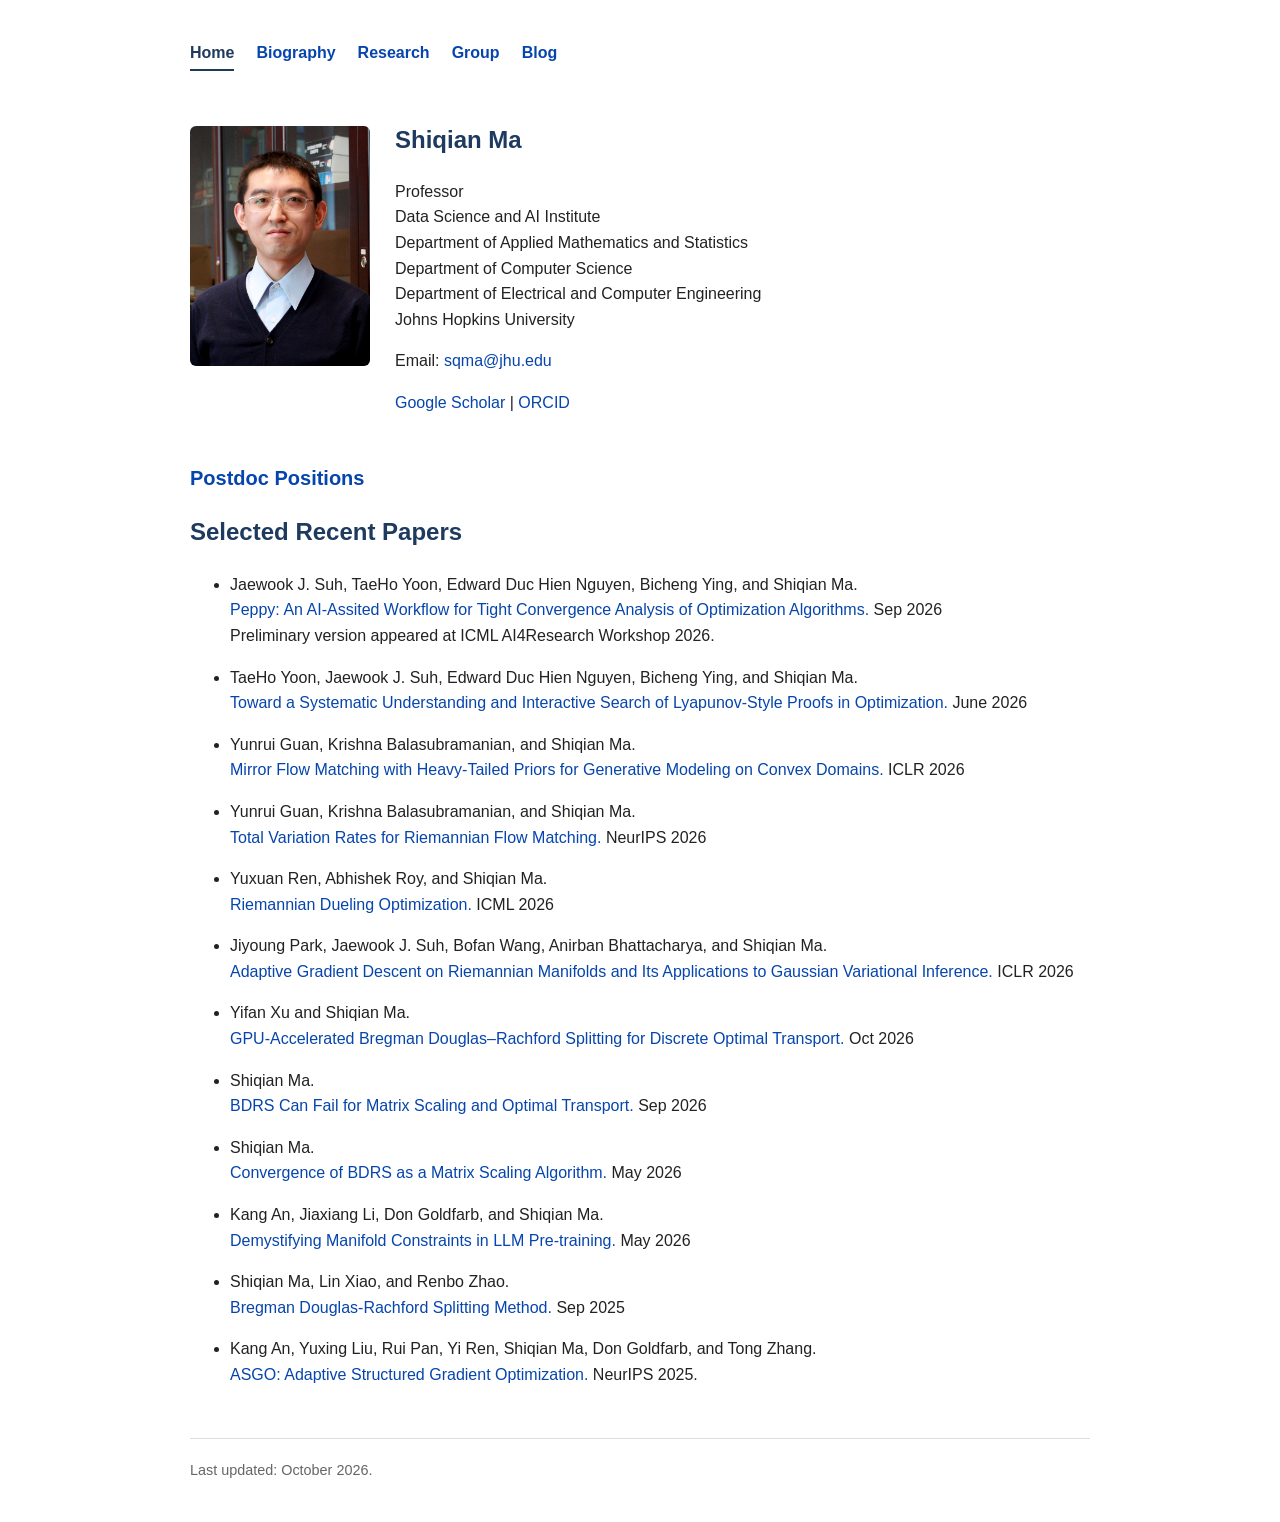
<file: index.html>
<!DOCTYPE html>
<html lang="en">
<head>
  <meta charset="UTF-8">
  <meta name="viewport" content="width=device-width, initial-scale=1.0">
  <title>Shiqian Ma</title>
  <meta name="description" content="Shiqian Ma, Professor at Johns Hopkins University. Mathematical foundations of AI, optimization, geometry, and machine learning.">
  <link rel="canonical" href="https://shiqianma.github.io/">
  <link rel="stylesheet" href="./site.css">
  <script src="./site.js" defer></script>
</head>
<body data-page="home">
  <a class="skip-link" href="#main-content">Skip to content</a>
  <nav aria-label="Main navigation">
    <a href="./" aria-current="page">Home</a>
    <a href="./biography/">Biography</a>
    <a href="./research/">Research</a>
    <a href="./group/">Group</a>
    <a href="https://shiqianma.github.io/blog/">Blog</a>
  </nav>

  <main id="main-content">
<section class="header" id="home">

<img alt="Shiqian Ma" class="photo" height="864" src="ShiqianMa.jpg" width="648"/>
<div>
<h1>Shiqian Ma</h1>
<p>
  Professor<br/>
  Data Science and AI Institute<br/>
  Department of Applied Mathematics and Statistics<br/>
  Department of Computer Science<br/>
  Department of Electrical and Computer Engineering<br/>
  Johns Hopkins University
</p>
<p>
        Email: <a href="mailto:sqma@jhu.edu">sqma@jhu.edu</a>
</p>
<p>
<a href="https://scholar.google.com/citations?hl=en&amp;user=kkzUrUgAAAAJ&amp;view_op=list_works&amp;sortby=pubdate">Google Scholar</a> |
        <a href="https://orcid.org/0000-0003-1967-1069">ORCID</a>
</p>
</div>
</section>

<span style="font-size: 20px; font-weight: bold;">
<a href="https://apply.interfolio.com/196237">Postdoc Positions</a>
</span>
    
<section class="page-content" id="selected-recent-papers">
  <h2>Selected Recent Papers</h2>

  <ul>

    <li>
      <p>
        Jaewook J. Suh, TaeHo Yoon, Edward Duc Hien Nguyen, Bicheng Ying, and Shiqian Ma.<br>
        <a href="https://arxiv.org/abs/2609.35762">
          Peppy: An AI-Assited Workflow for Tight Convergence Analysis of Optimization Algorithms.
        </a> Sep 2026 <br>
        Preliminary version appeared at ICML AI4Research Workshop 2026.
      </p>
    </li>

    <li>
      <p>
        TaeHo Yoon, Jaewook J. Suh, Edward Duc Hien Nguyen, Bicheng Ying, and Shiqian Ma.<br>
        <a href="https://arxiv.org/abs/2606.26077">
          Toward a Systematic Understanding and Interactive Search of Lyapunov-Style Proofs in Optimization.
        </a> June 2026
      </p>
    </li>

    <li>
      <p>
        Yunrui Guan, Krishna Balasubramanian, and Shiqian Ma.<br>
        <a href="https://proceedings.iclr.cc/paper_files/paper/2026/file/d33a2d61ff49d6156e0abfd906b23cf1-Paper-Conference.pdf">
          Mirror Flow Matching with Heavy-Tailed Priors for Generative Modeling on Convex Domains.
        </a> ICLR 2026
      </p>
    </li>

    <li>
      <p>
        Yunrui Guan, Krishna Balasubramanian, and Shiqian Ma.<br>
        <a href="https://arxiv.org/pdf/2602.05174">
          Total Variation Rates for Riemannian Flow Matching.
        </a> NeurIPS 2026
      </p>
    </li>

    <li>
      <p>
        Yuxuan Ren, Abhishek Roy, and Shiqian Ma.<br>
        <a href="https://arxiv.org/pdf/2603.00023">
          Riemannian Dueling Optimization.
        </a> ICML 2026
      </p>
    </li>

    <li>
      <p>
        Jiyoung Park, Jaewook J. Suh, Bofan Wang, Anirban Bhattacharya, and Shiqian Ma.<br>
        <a href="https://openreview.net/forum?id=2TTQjRkgFn">
          Adaptive Gradient Descent on Riemannian Manifolds and Its Applications to Gaussian Variational Inference.
        </a> ICLR 2026
      </p>
    </li>
    
    <li>
      <p>
        Yifan Xu and Shiqian Ma.<br>
        <a href="https://arxiv.org/pdf/2610.04715">
          GPU-Accelerated Bregman Douglas–Rachford Splitting
          for Discrete Optimal Transport.
        </a>Oct 2026
      </p>
    </li>

    <li>
      <p>
        Shiqian Ma.<br>
        <a href="https://optimization-online.org/?p=37051">
          BDRS Can Fail for Matrix Scaling and Optimal Transport.
        </a>Sep 2026
      </p>
    </li>

    <li>
      <p>
        Shiqian Ma.<br>
        <a href="https://optimization-online.org/?p=34846">
          Convergence of BDRS as a Matrix Scaling Algorithm.
        </a>May 2026
      </p>
    </li>

    <li>
      <p>
        Kang An, Jiaxiang Li, Don Goldfarb, and Shiqian Ma.<br>
        <a href="https://arxiv.org/pdf/2605.04418">
          Demystifying Manifold Constraints in LLM Pre-training.
        </a>May 2026
      </p>
    </li>

    <li>
      <p>
        Shiqian Ma, Lin Xiao, and Renbo Zhao.<br>
        <a href="https://arxiv.org/pdf/2509.08739">
          Bregman Douglas-Rachford Splitting Method.
        </a>Sep 2025
      </p>
    </li>

    <li>
      <p>
        Kang An, Yuxing Liu, Rui Pan, Yi Ren, Shiqian Ma, Don Goldfarb, and Tong Zhang.<br>
        <a href="https://proceedings.neurips.cc/paper_files/paper/2025/hash/b862a40b617719cde47fa268b8d5c91d-Abstract-Conference.html">
          ASGO: Adaptive Structured Gradient Optimization.
        </a> NeurIPS 2025.
      </p>
    </li>
    
  </ul>
</section>
    
  </main>

  <footer>
    Last updated: October 2026.
  </footer>
</body>
</html>
</file>
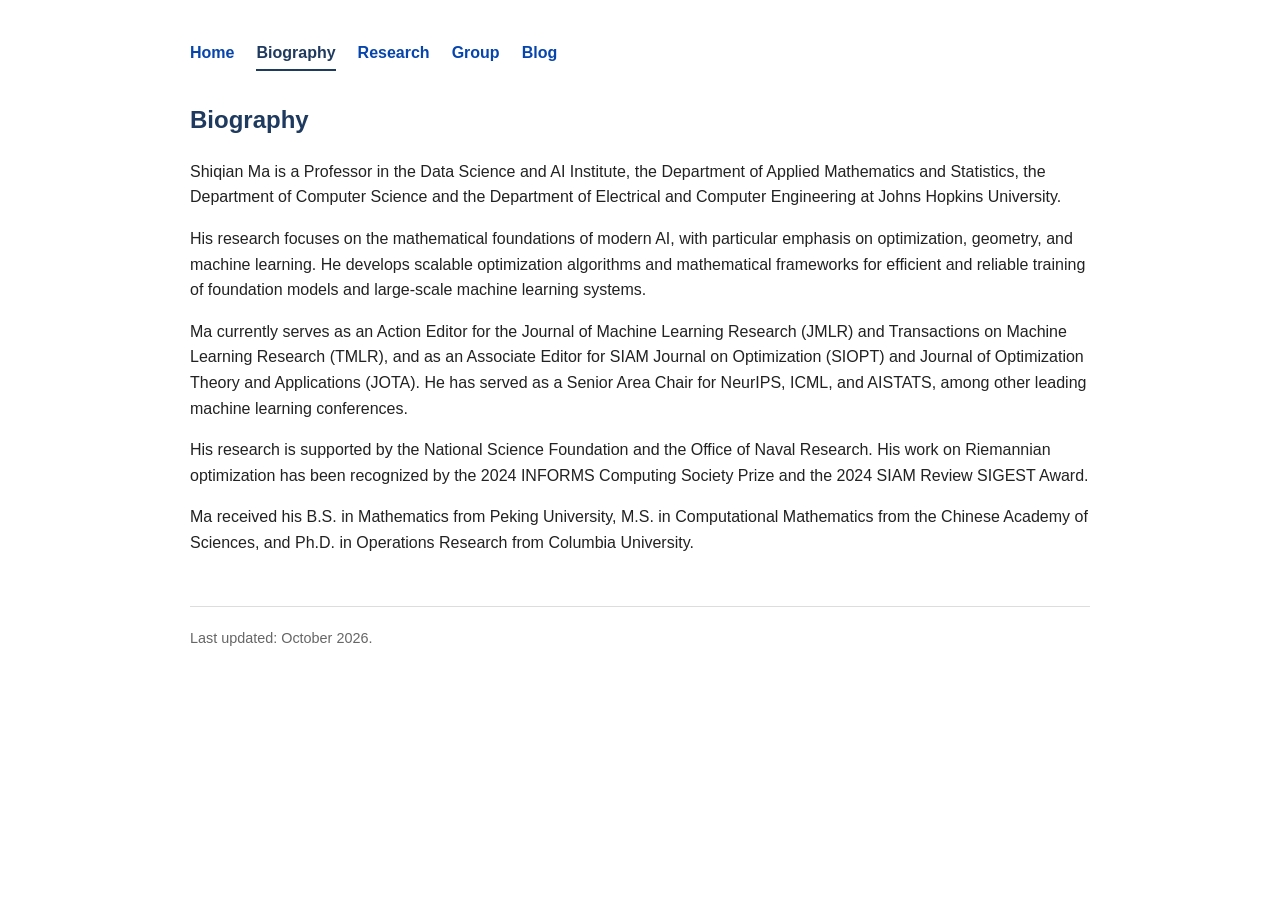
<file: biography/index.html>
<!DOCTYPE html>
<html lang="en">
<head>
  <meta charset="UTF-8">
  <meta name="viewport" content="width=device-width, initial-scale=1.0">
  <title>Biography | Shiqian Ma</title>
  <meta name="description" content="Biography of Shiqian Ma, Professor at Johns Hopkins University.">
  <link rel="canonical" href="https://shiqianma.github.io/biography/">
  <link rel="stylesheet" href="../site.css">
  <script src="../site.js" defer></script>
</head>
<body data-page="bio">
  <a class="skip-link" href="#main-content">Skip to content</a>
  <p class="site-name"><a href="../">Shiqian Ma</a></p>
  <nav aria-label="Main navigation">
    <a href="../">Home</a>
    <a href="../biography/" aria-current="page">Biography</a>
    <a href="../research/">Research</a>
    <a href="../group/">Group</a>
    <a href="https://shiqianma.github.io/blog/">Blog</a>
  </nav>

  <main id="main-content">
<section class="page-content" id="bio">
<h1>Biography</h1>
<p>
      Shiqian Ma is a Professor in the Data Science and AI Institute, the Department of Applied Mathematics and Statistics, the Department of Computer Science and the Department of Electrical and Computer Engineering at Johns Hopkins University. 
    </p>
<p>
      His research focuses on the mathematical foundations of modern AI, with particular emphasis on optimization, geometry, and machine learning. He develops scalable optimization algorithms and mathematical frameworks for efficient and reliable training of foundation models and large-scale machine learning systems.
    </p>
<p>
      Ma currently serves as an Action Editor for the Journal of Machine Learning Research (JMLR) and Transactions on Machine Learning Research (TMLR), and as an Associate Editor for SIAM Journal on Optimization (SIOPT) and Journal of Optimization Theory and Applications (JOTA). He has served as a Senior Area Chair for NeurIPS, ICML, and AISTATS, among other leading machine learning conferences.
    </p>
<p>
    His research is supported by the National Science Foundation and the Office of Naval Research. His work on Riemannian optimization has been recognized by the 2024 INFORMS Computing Society Prize and the 2024 SIAM Review SIGEST Award.
  </p>
<p>
      Ma received his B.S. in Mathematics from Peking University, M.S. in Computational Mathematics from the Chinese Academy of Sciences, and Ph.D. in Operations Research from Columbia University.
    </p>
</section>
  </main>

  <footer>
    Last updated: October 2026.
  </footer>
</body>
</html>
</file>
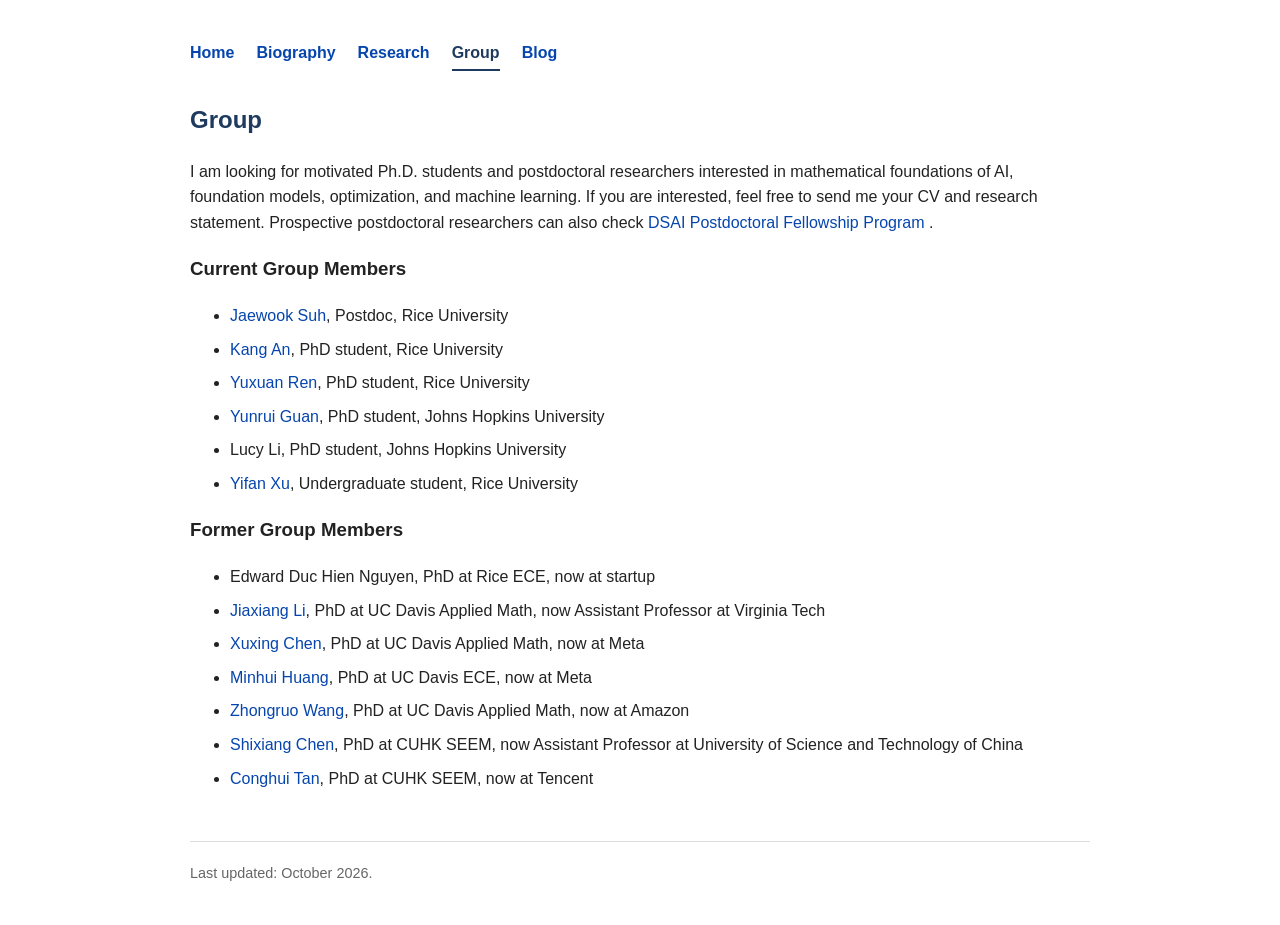
<file: group/index.html>
<!DOCTYPE html>
<html lang="en">
<head>
  <meta charset="UTF-8">
  <meta name="viewport" content="width=device-width, initial-scale=1.0">
  <title>Group | Shiqian Ma</title>
  <meta name="description" content="Shiqian Ma&#x27;s research group: recruitment, current members, and former members.">
  <link rel="canonical" href="https://shiqianma.github.io/group/">
  <link rel="stylesheet" href="../site.css">
  <script src="../site.js" defer></script>
</head>
<body data-page="group">
  <a class="skip-link" href="#main-content">Skip to content</a>
  <p class="site-name"><a href="../">Shiqian Ma</a></p>
  <nav aria-label="Main navigation">
    <a href="../">Home</a>
    <a href="../biography/">Biography</a>
    <a href="../research/">Research</a>
    <a href="../group/" aria-current="page">Group</a>
    <a href="https://shiqianma.github.io/blog/">Blog</a>
  </nav>

  <main id="main-content">
<section class="page-content" id="group">
<h1>Group</h1>
<p>
      I am looking for motivated Ph.D. students and postdoctoral researchers interested in mathematical foundations of AI, foundation models, optimization, and machine learning. If you are interested, feel free to send me your CV and research statement. Prospective postdoctoral researchers can also check 
<a href="https://ai.jhu.edu/careers/postdoctoral-fellowship-program/" rel="noopener noreferrer" target="_blank">
DSAI Postdoctoral Fellowship Program
</a>.
    </p>
<h3>Current Group Members</h3>
<ul>
<li><a href="https://scholar.google.com/citations?hl=en&amp;user=C9rAAAEAAAAJ">Jaewook Suh</a>, Postdoc, Rice University</li>
<li><a href="https://scholar.google.com/citations?hl=en&amp;user=zQPaTTQAAAAJ">Kang An</a>, PhD student, Rice University</li>
<li><a href="https://scholar.google.com/citations?hl=en&amp;user=07I1nLgAAAAJ">Yuxuan Ren</a>, PhD student, Rice University</li>
<li><a href="https://scholar.google.com/citations?user=zlzsxGwAAAAJ&amp;hl=en">Yunrui Guan</a>, PhD student, Johns Hopkins University</li>
<li>Lucy Li, PhD student, Johns Hopkins University</li>
<li><a href="https://scholar.google.com/citations?hl=en&amp;user=0OeQgPIAAAAJ">Yifan Xu</a>, Undergraduate student, Rice University</li>
</ul>
<h3>Former Group Members</h3>
<ul>
<li>Edward Duc Hien Nguyen, PhD at Rice ECE, now at startup</li>
<li><a href="https://scholar.google.com/citations?hl=en&amp;user=h5OWvc0AAAAJ">Jiaxiang Li</a>, PhD at UC Davis Applied Math, now Assistant Professor at Virginia Tech</li>
<li><a href="https://scholar.google.com/citations?hl=en&amp;user=5l-RAfEAAAAJ">Xuxing Chen</a>, PhD at UC Davis Applied Math, now at Meta</li>
<li><a href="https://scholar.google.com/citations?hl=en&amp;user=5j_jAr8AAAAJ">Minhui Huang</a>, PhD at UC Davis ECE, now at Meta</li>
<li><a href="https://scholar.google.com/citations?hl=en&amp;user=40szSMwAAAAJ">Zhongruo Wang</a>, PhD at UC Davis Applied Math, now at Amazon</li>
<li><a href="https://scholar.google.com/citations?hl=en&amp;user=WChDBRkAAAAJ">Shixiang Chen</a>, PhD at CUHK SEEM, now Assistant Professor at University of Science and Technology of China</li>
<li><a href="https://scholar.google.com/citations?hl=en&amp;user=LS3sGwcAAAAJ">Conghui Tan</a>, PhD at CUHK SEEM, now at Tencent</li>
</ul>
</section>
  </main>

  <footer>
    Last updated: October 2026.
  </footer>
</body>
</html>
</file>
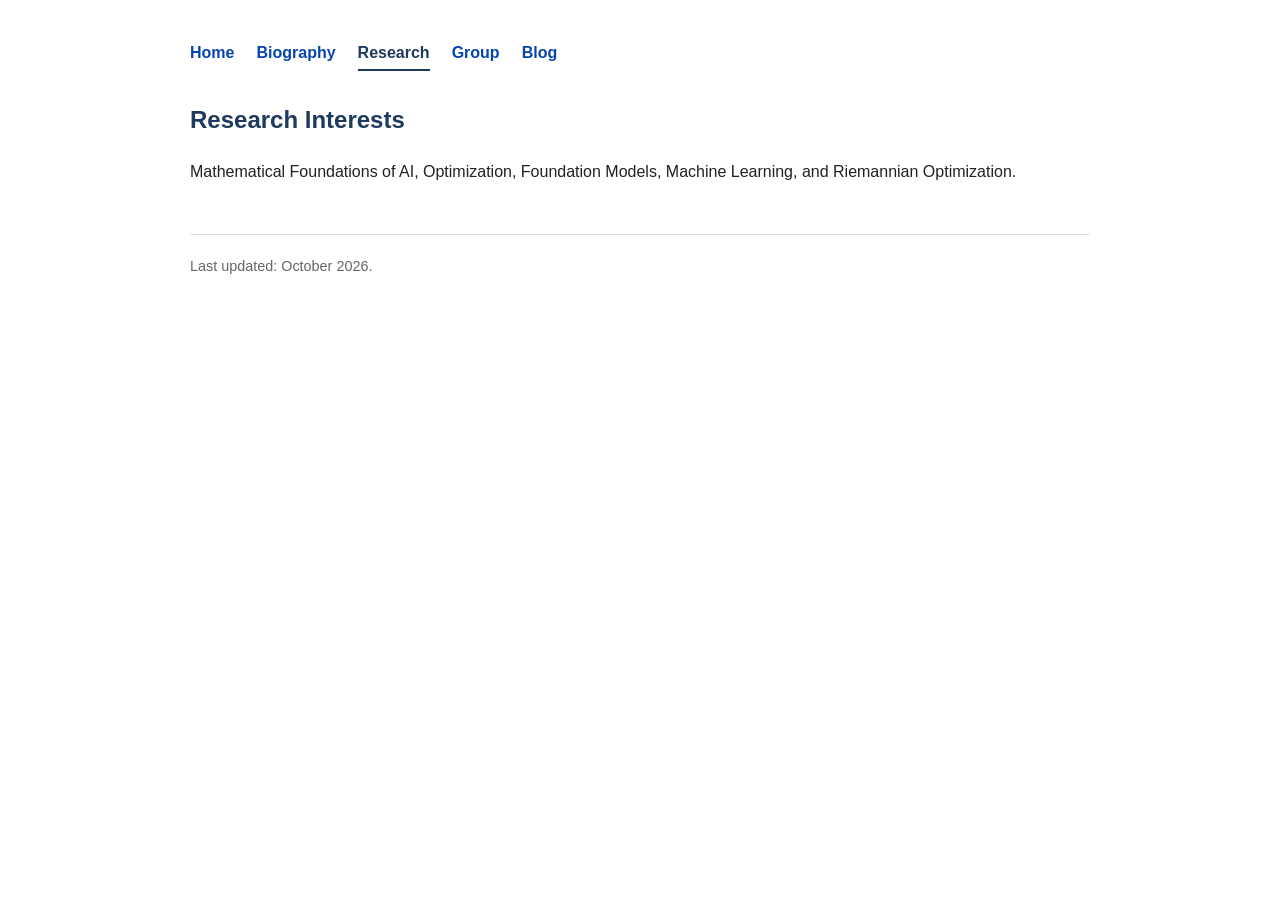
<file: research/index.html>
<!DOCTYPE html>
<html lang="en">
<head>
  <meta charset="UTF-8">
  <meta name="viewport" content="width=device-width, initial-scale=1.0">
  <title>Research | Shiqian Ma</title>
  <meta name="description" content="Research interests: Mathematical Foundations of AI, Optimization, Foundation Models, Machine Learning, and Riemannian Optimization.">
  <link rel="canonical" href="https://shiqianma.github.io/research/">
  <link rel="stylesheet" href="../site.css">
  <script src="../site.js" defer></script>
</head>
<body data-page="research">
  <a class="skip-link" href="#main-content">Skip to content</a>
  <p class="site-name"><a href="../">Shiqian Ma</a></p>
  <nav aria-label="Main navigation">
    <a href="../">Home</a>
    <a href="../biography/">Biography</a>
    <a href="../research/" aria-current="page">Research</a>
    <a href="../group/">Group</a>
    <a href="https://shiqianma.github.io/blog/">Blog</a>
  </nav>

  <main id="main-content">
<section class="page-content" id="research">
<h1>Research Interests</h1>
<p>
      Mathematical Foundations of AI, Optimization, Foundation Models, Machine Learning, and Riemannian Optimization.
    </p>
</section>
  </main>

  <footer>
    Last updated: October 2026.
  </footer>
</body>
</html>
</file>
<file: site.css>
/* Shared styling for Home, Biography, Research, and Group.
   Based on the stylesheet in the uploaded homepage. No build step is required. */
body {
  font-family: Arial, Helvetica, sans-serif;
  max-width: 900px;
  margin: 40px auto;
  padding: 0 20px;
  line-height: 1.6;
  color: #222;
  background: #fff;
}

h1, h2 { color: #1f3a5f; }
a { color: #0645ad; text-decoration: none; }
a:hover { text-decoration: underline; }
a:focus-visible { outline: 2px solid #1f3a5f; outline-offset: 4px; }

nav {
  display: flex;
  flex-wrap: wrap;
  gap: 8px 22px;
  margin-bottom: 30px;
}
nav a {
  display: inline-block;
  padding-bottom: 3px;
  font-weight: bold;
  border-bottom: 2px solid transparent;
}
nav a[aria-current="page"] {
  color: #1f3a5f;
  border-bottom-color: #1f3a5f;
}

.site-name { margin: 0 0 12px; font-size: 1.1em; font-weight: bold; }
.site-name a { color: #1f3a5f; }
.header { display: flex; gap: 25px; align-items: flex-start; margin-bottom: 30px; }
.photo { width: 180px; max-width: 35%; height: auto; border-radius: 6px; margin-top: 25px; }
.page-content h1 { margin-top: 0; }
.page-content li { margin-bottom: 8px; }
.news li { margin-bottom: 8px; }

footer {
  margin-top: 50px;
  padding-top: 20px;
  border-top: 1px solid #ddd;
  font-size: 0.9em;
  color: #666;
}

.skip-link { position: absolute; left: 20px; top: -100px; }
.skip-link:focus { top: 8px; padding: 8px 12px; background: #fff; z-index: 10; }

@media (max-width: 600px) {
  body { margin: 24px auto; }
  nav { gap: 8px 16px; font-size: 0.95em; }
  .header { flex-direction: column; gap: 8px; }
  .photo { max-width: 100%; margin-top: 8px; }
}

.site-name {
  display: none;
}
</file>
